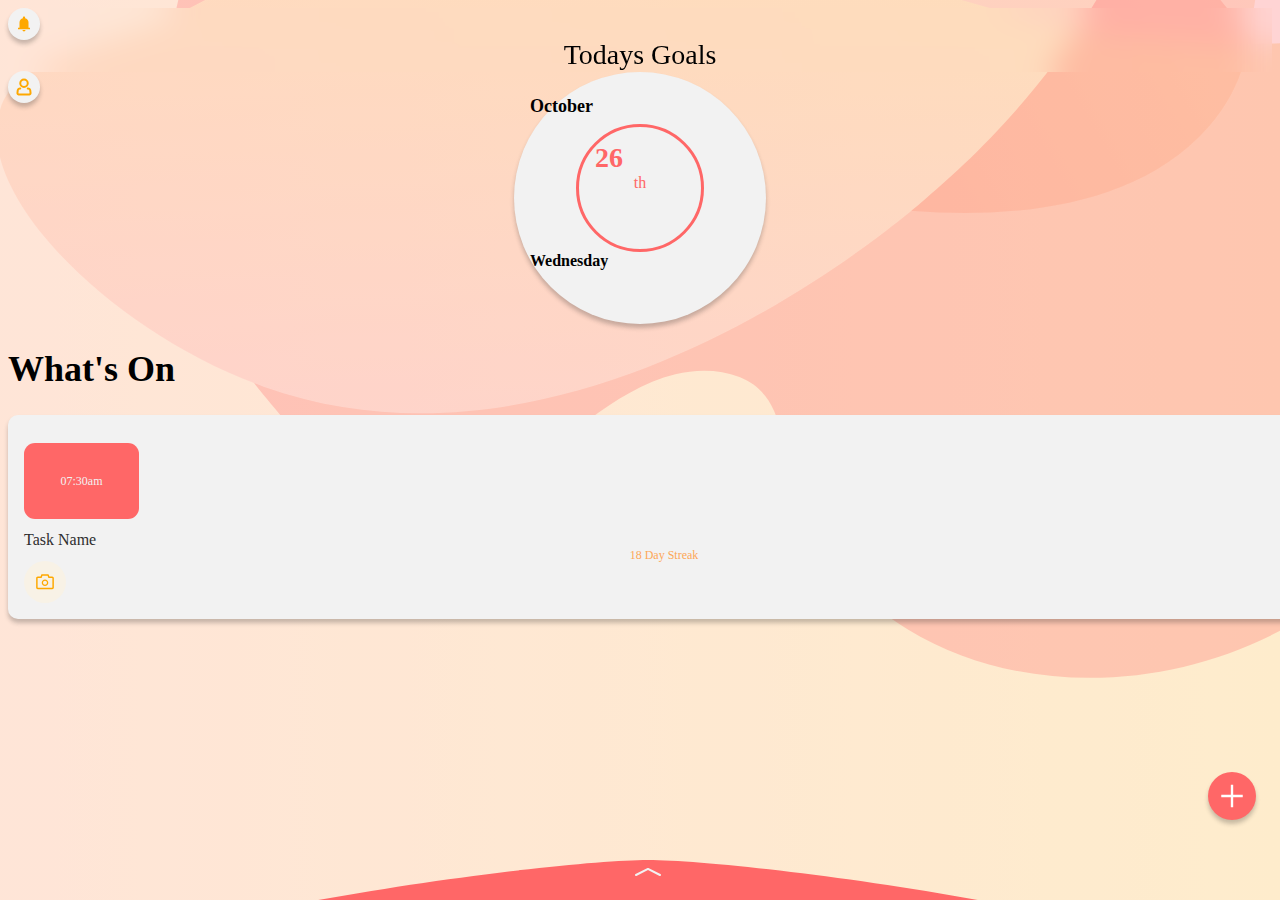
<file: index.html>
<!doctype html>
<html lang="en">
  <head>
    <meta charset="utf-8">
    <meta name="viewport" content="width=device-width, initial-scale=1">
    <title>Bootstrap demo</title>
    <link href="https://cdn.jsdelivr.net/npm/bootstrap@5.2.2/dist/css/bootstrap.min.css" rel="stylesheet" integrity="sha384-Zenh87qX5JnK2Jl0vWa8Ck2rdkQ2Bzep5IDxbcnCeuOxjzrPF/et3URy9Bv1WTRi" crossorigin="anonymous">
    <link href="css/index.css" rel="stylesheet" type="text/css">

</head>


  <body style="background-image: url(images/background.svg); background-repeat: no-repeat; background-size: cover;">

<!--top navigation-->
    <header class="d-flex align-items-center justify-content-center justify-content-between py-3 mb-4 col-12">
        <a href="notifications.html" class="d-flex justify-content-start row-cols-md-2 mb-2 mb-md-0 px-2">
            <div class="icon-button">
            <img src="images/icon-notifications.svg">
        </div>
        </a>
        <div class="d-flex justify-content-center align-items-center col-8 mb-2 mb-md-0 px-2">
          <p class="pageTitle">Todays Goals</p>
        </div>
        <a href="Profile.html" class="d-flex justify-content-end col-2 mb-2 mb-md-0 px-2">
            <div class="icon-button">
            <img src="images/icon-person.svg">
        </div>
        </a>
      </header>
 <!--top navigation-->



<!--FAB-->
<a href="new-task.html" class="fab">
    <img src="images/icon-plus.svg">
</a>
<!--FAB-->

<div class="d-flex justify-content-between align-items-center card mb-3 day-container px-3">
  <p class="text1 py-2">October</p>
  <div class="d-flex dayof justify-content-center align-items-center">
  <p class="text2bold">26</p>
  <p class="text3" style="color: #ff6767;">th</p>
</div>
<p class="text4 py-2">Wednesday</p>

</div>

<!--SECTION HEADING-->
<h1 class="d-flex container-fluid justify-content-start py-3">What's On</h1>
<!--SECTION HEADING-->
<!--CARDS-->

<div class="d-flex container-fluid justify-content-center"><!--CARD CONTAINER START-->


<div class="card mb-3 card-container px-3" style="width: 100vw;">
    <div class="d-flex align-items-center justify-content-between col g-0">
      <div class="col-md-4">
        <p class="card-text task-time"><strong>07:30</strong>am</p>
      </div>
      <div class="col-md-6">
        <div class="card-body">
          <h5 class="card-title task-name">Task Name</h5>
          <p class="card-text task-streak">18 Day Streak</p>
        </div>
      </div>
      <a href="camerascreen.html" class="col-md-2">
        <div class="completeTaskCamera">
            <img src="images/icon-camera.svg">
        </div>
      </a>
    </div>
  </div>


</div><!--CARD CONTAINER END-->

<!--CARDS-->


<a href="achievement-feed.html" class="nav-bottom-swipe">
  <div class="bottom-content">
  <img src="images/icon-chevron-up.svg">
          <h6>Friend Feed</h6>
        </div>
      </a>


    <script src="https://cdn.jsdelivr.net/npm/bootstrap@5.2.2/dist/js/bootstrap.bundle.min.js" integrity="sha384-OERcA2EqjJCMA+/3y+gxIOqMEjwtxJY7qPCqsdltbNJuaOe923+mo//f6V8Qbsw3" crossorigin="anonymous"></script>
  </body>
</html>
</file>
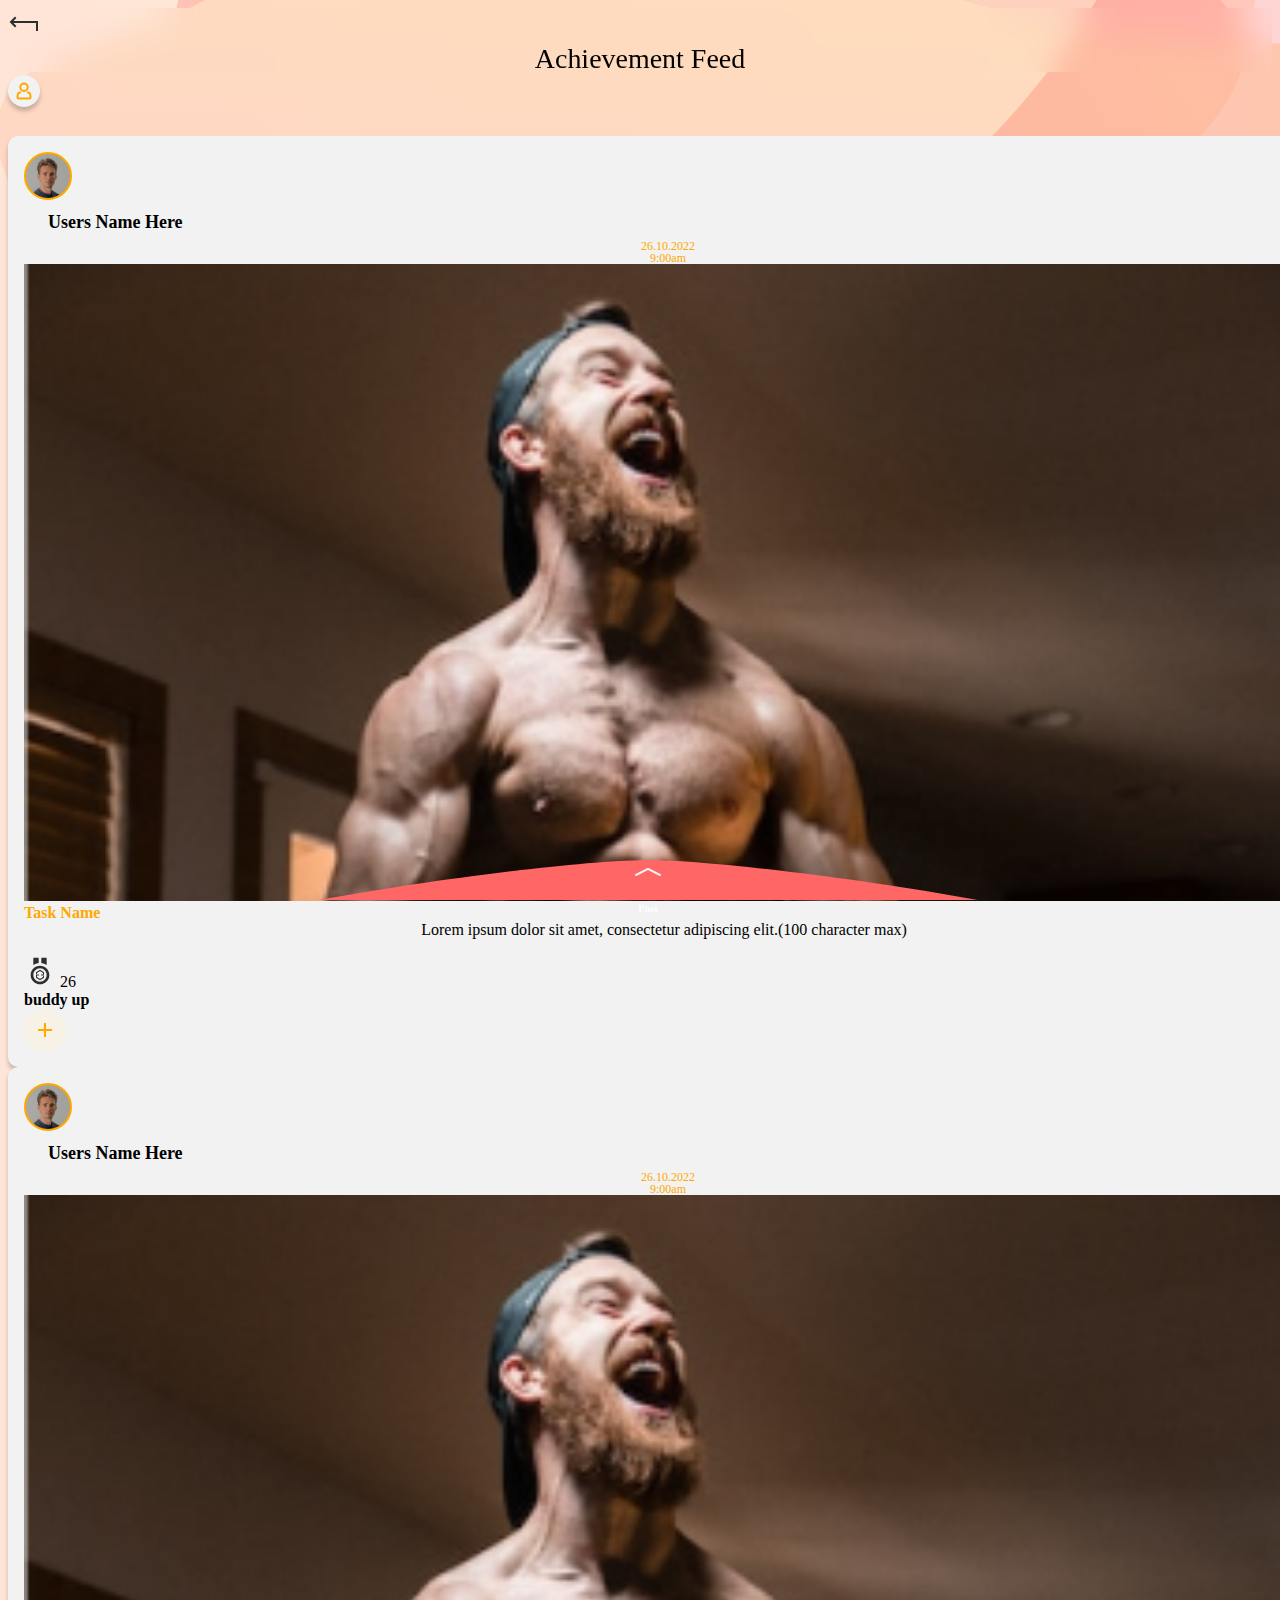
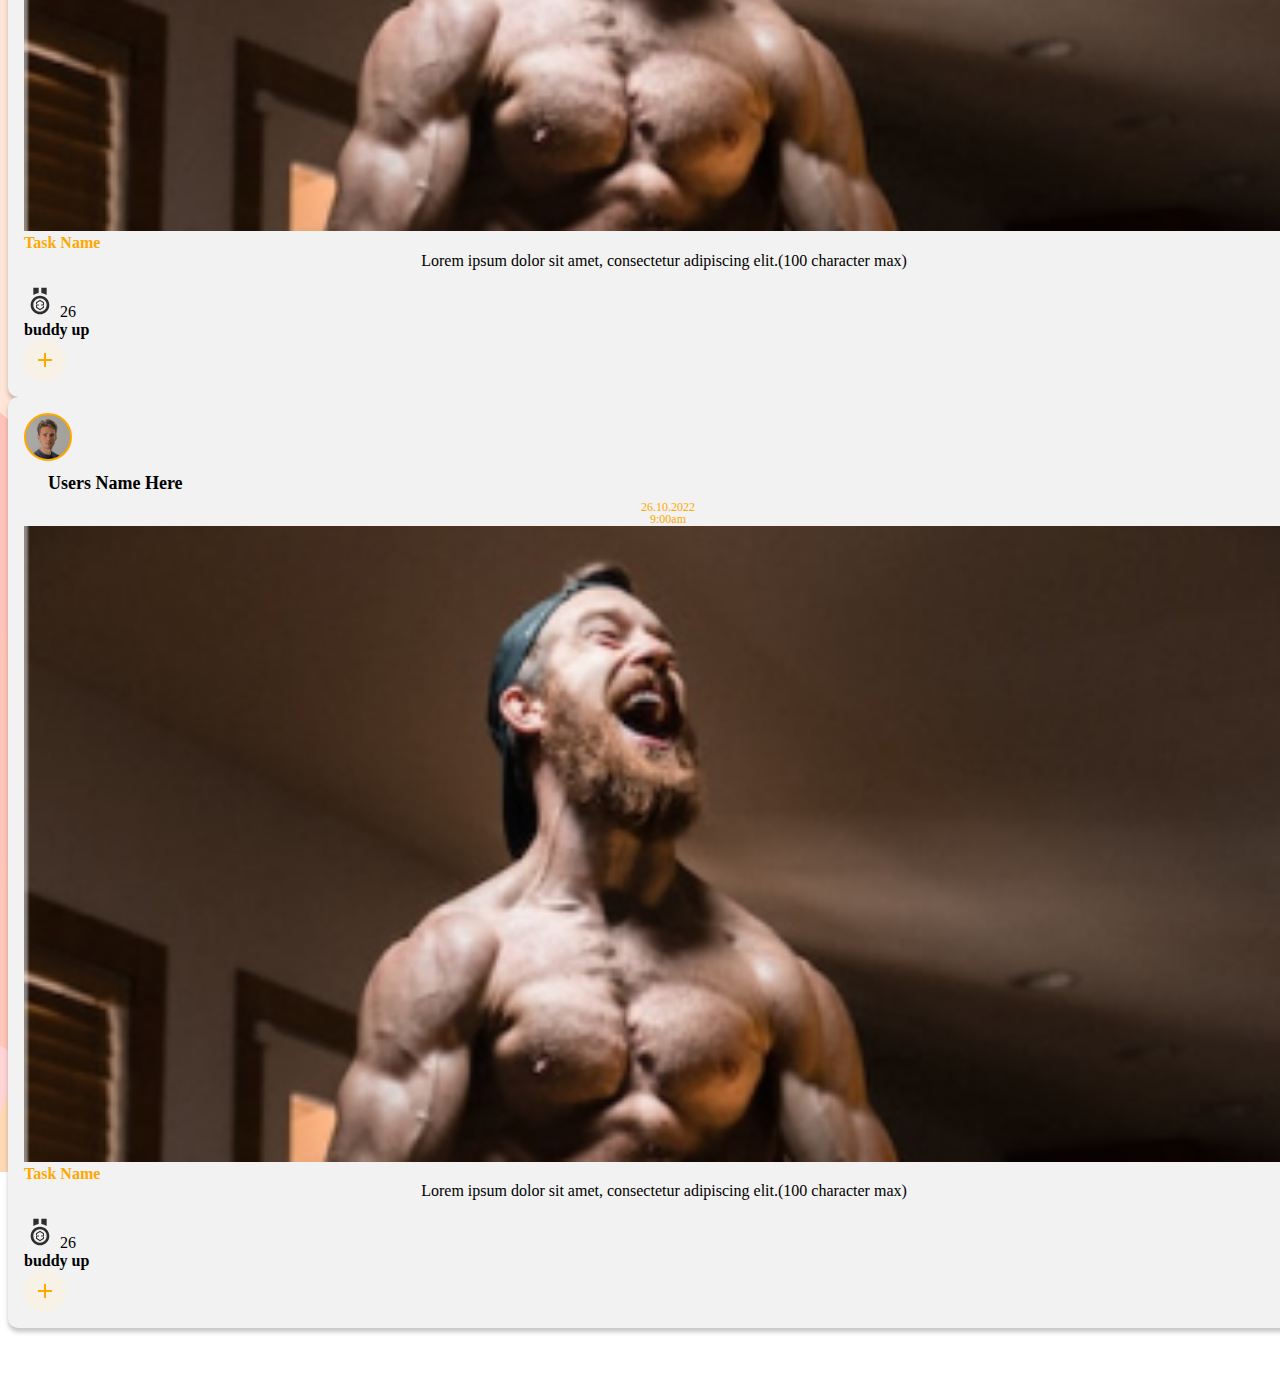
<file: achievement-feed.html>
<!doctype html>
<html lang="en">
  <head>
    <meta charset="utf-8">
    <meta name="viewport" content="width=device-width, initial-scale=1">
    <title>Achievement Feed</title>
    <link href="https://cdn.jsdelivr.net/npm/bootstrap@5.2.2/dist/css/bootstrap.min.css" rel="stylesheet" integrity="sha384-Zenh87qX5JnK2Jl0vWa8Ck2rdkQ2Bzep5IDxbcnCeuOxjzrPF/et3URy9Bv1WTRi" crossorigin="anonymous">
    <link href="css/index.css" rel="stylesheet" type="text/css">

</head>


  <body style="background-image: url(images/background.svg); background-repeat: no-repeat; background-size: cover; background-attachment: fixed; padding-bottom: 64px;">
<path xmlns="http://www.w3.org/2000/svg" d="M187.5 0C158.5 0 26.0656 16.9354 0 40.4132V41H375V40.4132C348.934 16.9354 216.5 0 187.5 0Z" fill="#FF6767"/>
<!--top navigation-->
    <header class="d-flex align-items-center justify-content-center justify-content-between py-3 mb-4 col-12 position-fixed">
        <a href="index.html" class="d-flex justify-content-start row-cols-md-2 mb-2 mb-md-0 px-2">
            <div>
            <img src="images/icon-backarrow.svg">
        </div>
        </a>
        <div class="d-flex justify-content-center align-items-center  mb-2 mb-md-0 px-2">
          <p class="pageTitle">Achievement Feed</p>
        </div>
        <a href="" class="d-flex justify-content-end  mb-2 mb-md-0 px-2">
            <div class="icon-button">
            <img src="images/icon-person.svg">
        </div>
        </a>
      </header>
 <!--top navigation-->



<!--CARDS-->

<div class="d-flex container-fluid justify-content-center align-items-center row m-auto" style="padding-top: 64px;"><!--CARD CONTAINER START-->






<!--YOUR ACCOUNTABILITY PARTNER WILL BE NOTIFIED-->
<div class="card-container px-3 my-2" style="width: 100vw;">
  

      <!--ACCOUNTABILITY PARTNER-->
      <div class="col-md-6">
       
            <div class="d-flex align-items-center col g-0">
                <div class="col-md-4">
                    <img src="images/img-user1.svg">
                </div>
                <div class="col-md-6">
                  <div class="d-flex row" style="padding-left: 24px; padding-right: 16px;">
                    <p class="text1">Users Name Here</p>
                    <div class="d-flex col justify-content-between px-0">
                    <p class="card-text task-streak date-time">26.10.2022</p>
                    <p class="card-text task-streak date-time">9:00am</p>
                </div>
                  </div>
                </div>
             
              </div>
        
      </div>
      <div class="py-2">
      <img src="images/img-placeholder-ripped.png" style="width: 100%;">
    </div>
      <!--ACCOUNTABILITY PARTNER-->
<!--YOUR ACCOUNTABILITY PARTNER WILL BE NOTIFIED-->


<!--DAY SELECTION-->

    <!--CARD TITLE-->
    
      <div class="col-md-4">
        <p class="text3-bold-yellow">Task Name</p>
        <p class="text3 py-2">Lorem ipsum dolor sit amet, consectetur adipiscing elit.(100 character max)</p>
      </div>
      <!--CARD TITLE-->

      <!--DAY TOGGLES-->
      <div class="d-flex justify-content-between align-items-center  day-style">
      <div class="d-flex align-items-center">

            <img class="honour d-flex align-items-center" src="images/icon-honour.svg">
            <text class="honourvalue">26</text>
           </div>

         <div class="d-flex align-items-center">
          <div class="text4 px-2">buddy up</div>
          <div class="completeTaskCamera">
            <img src="images/icon-plus-yellow.svg">
        </div>
        </div>
         </div>  




  </div>
<!--DAY TOGGLES-->
<!--DAY SELECTION-->

<!--YOUR ACCOUNTABILITY PARTNER WILL BE NOTIFIED-->
<div class="card-container px-3 my-2" style="width: 100vw;">
  

  <!--ACCOUNTABILITY PARTNER-->
  <div class="col-md-6">
   
        <div class="d-flex align-items-center col g-0">
            <div class="col-md-4">
                <img src="images/img-user1.svg">
            </div>
            <div class="col-md-6">
              <div class="d-flex row" style="padding-left: 24px; padding-right: 16px;">
                <p class="text1">Users Name Here</p>
                <div class="d-flex col justify-content-between px-0">
                <p class="card-text task-streak date-time">26.10.2022</p>
                <p class="card-text task-streak date-time">9:00am</p>
            </div>
              </div>
            </div>
         
          </div>
    
  </div>
  <div class="py-2">
  <img src="images/img-placeholder-ripped.png" style="width: 100%;">
</div>
  <!--ACCOUNTABILITY PARTNER-->
<!--YOUR ACCOUNTABILITY PARTNER WILL BE NOTIFIED-->


<!--DAY SELECTION-->

<!--CARD TITLE-->

  <div class="col-md-4">
    <p class="text3-bold-yellow">Task Name</p>
    <p class="text3 py-2">Lorem ipsum dolor sit amet, consectetur adipiscing elit.(100 character max)</p>
  </div>
  <!--CARD TITLE-->

  <!--DAY TOGGLES-->
  <div class="d-flex justify-content-between align-items-center  day-style">
  <div class="d-flex align-items-center">

        <img class="honour d-flex align-items-center" src="images/icon-honour.svg">
        <text class="honourvalue">26</text>
       </div>

     <div class="d-flex align-items-center">
      <div class="text4 px-2">buddy up</div>
      <div class="completeTaskCamera">
        <img src="images/icon-plus-yellow.svg">
    </div>
    </div>
     </div>  




</div>
<!--DAY TOGGLES-->
<!--DAY SELECTION-->

<!--YOUR ACCOUNTABILITY PARTNER WILL BE NOTIFIED-->
<div class="card-container px-3 my-2" style="width: 100vw;">
  

  <!--ACCOUNTABILITY PARTNER-->
  <div class="col-md-6">
   
        <div class="d-flex align-items-center col g-0">
            <div class="col-md-4">
                <img src="images/img-user1.svg">
            </div>
            <div class="col-md-6">
              <div class="d-flex row" style="padding-left: 24px; padding-right: 16px;">
                <p class="text1">Users Name Here</p>
                <div class="d-flex col justify-content-between px-0">
                <p class="card-text task-streak date-time">26.10.2022</p>
                <p class="card-text task-streak date-time">9:00am</p>
            </div>
              </div>
            </div>
         
          </div>
    
  </div>
  <div class="py-2">
  <img src="images/img-placeholder-ripped.png" style="width: 100%;">
</div>
  <!--ACCOUNTABILITY PARTNER-->
<!--YOUR ACCOUNTABILITY PARTNER WILL BE NOTIFIED-->


<!--DAY SELECTION-->

<!--CARD TITLE-->

  <div class="col-md-4">
    <p class="text3-bold-yellow">Task Name</p>
    <p class="text3 py-2">Lorem ipsum dolor sit amet, consectetur adipiscing elit.(100 character max)</p>
  </div>
  <!--CARD TITLE-->

  <!--DAY TOGGLES-->
  <div class="d-flex justify-content-between align-items-center  day-style">
  <div class="d-flex align-items-center">

        <img class="honour d-flex align-items-center" src="images/icon-honour.svg">
        <text class="honourvalue">26</text>
       </div>

     <div class="d-flex align-items-center">
      <div class="text4 px-2">buddy up</div>
      <div class="completeTaskCamera">
        <img src="images/icon-plus-yellow.svg">
    </div>
    </div>
     </div>  




</div>
<!--DAY TOGGLES-->
<!--DAY SELECTION-->




</div><!--CARD CONTAINER END-->

<!--CARDS-->

<!--BOTTOM NAV-->
<div class="nav-bottom-swipe">
  <div class="bottom-content">
  <img src="images/icon-chevron-up.svg">
          <h6>Post</h6>
        </div>
</div>
<!--BOTTOM NAV-->

    <script src="https://cdn.jsdelivr.net/npm/bootstrap@5.2.2/dist/js/bootstrap.bundle.min.js" integrity="sha384-OERcA2EqjJCMA+/3y+gxIOqMEjwtxJY7qPCqsdltbNJuaOe923+mo//f6V8Qbsw3" crossorigin="anonymous"></script>
  </body>
  <script src="https://ajax.googleapis.com/ajax/libs/jquery/3.4.1/jquery.min.js"></script>
<script src="js/index.js"></script>
</html>
</file>
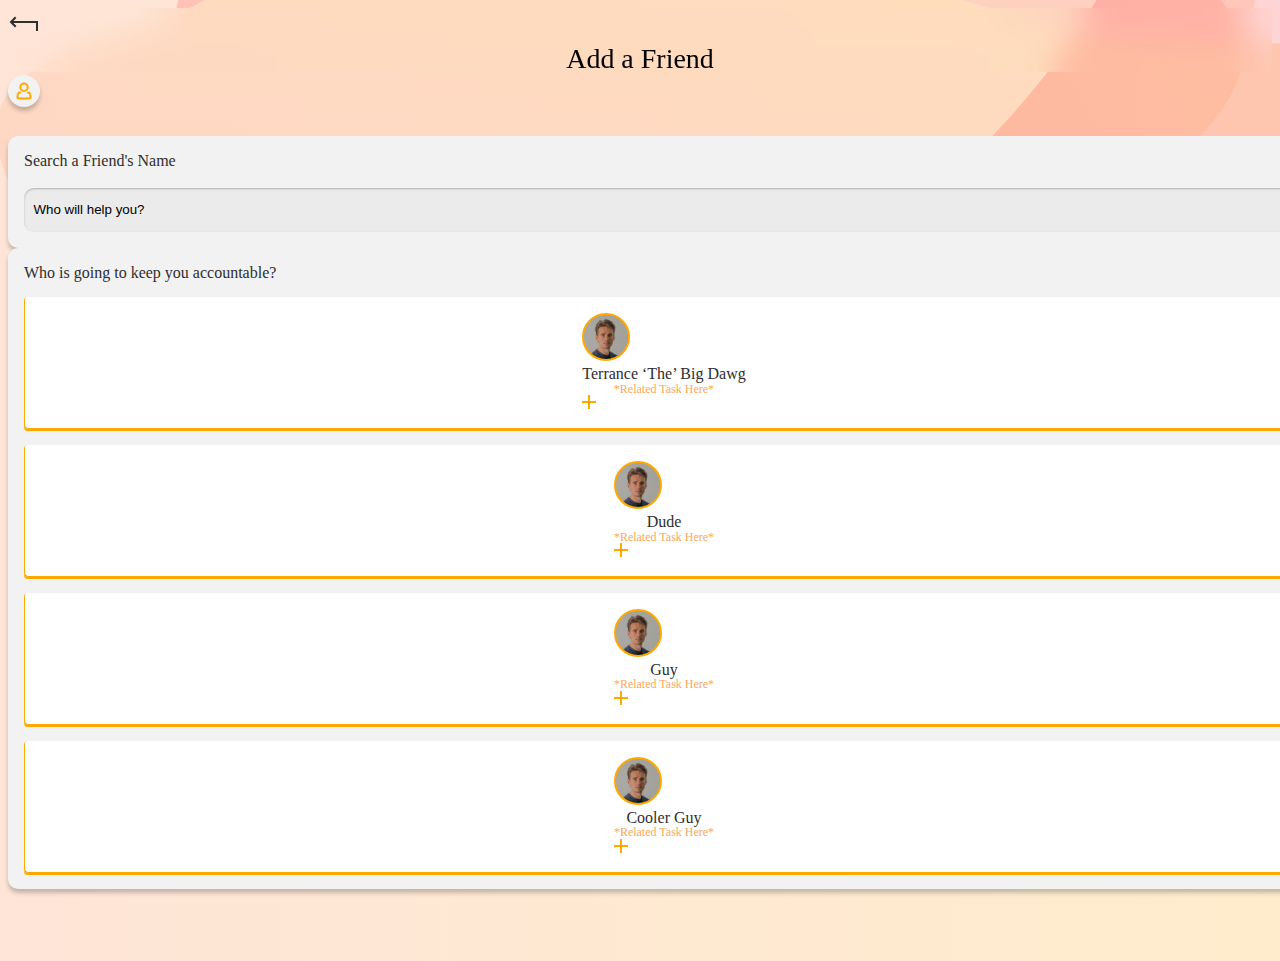
<file: add-friend.html>
<!doctype html>
<html lang="en">
  <head>
    <meta charset="utf-8">
    <meta name="viewport" content="width=device-width, initial-scale=1">
    <title>Add a Friend</title>
    <link href="https://cdn.jsdelivr.net/npm/bootstrap@5.2.2/dist/css/bootstrap.min.css" rel="stylesheet" integrity="sha384-Zenh87qX5JnK2Jl0vWa8Ck2rdkQ2Bzep5IDxbcnCeuOxjzrPF/et3URy9Bv1WTRi" crossorigin="anonymous">
    <link href="css/index.css" rel="stylesheet" type="text/css">

</head>


  <body style="background-image: url(images/background.svg); background-repeat: no-repeat; background-size: cover; background-attachment: fixed; padding-bottom: 64px;">
<path xmlns="http://www.w3.org/2000/svg" d="M187.5 0C158.5 0 26.0656 16.9354 0 40.4132V41H375V40.4132C348.934 16.9354 216.5 0 187.5 0Z" fill="#FF6767"/>
<!--top navigation-->
    <header class="d-flex align-items-center justify-content-center justify-content-between py-3 mb-4 col-12 position-fixed">
        <a href="javascript:history.back()" class="d-flex justify-content-start row-cols-md-2 mb-2 mb-md-0 px-2">
            <div>
            <img src="images/icon-backarrow.svg">
        </div>
        </a>
        <div class="d-flex justify-content-center align-items-center  mb-2 mb-md-0 px-2">
          <p class="pageTitle">Add a Friend</p>
        </div>
        <a href="" class="d-flex justify-content-end  mb-2 mb-md-0 px-2">
            <div class="icon-button">
            <img src="images/icon-person.svg">
        </div>
        </a>
      </header>
 <!--top navigation-->



<!--CARDS-->

<div class="d-flex container-fluid justify-content-center align-items-center row m-auto" style="padding-top: 64px;"><!--CARD CONTAINER START-->


<!--WANT TO ADD A COMMENT CARD-->
<div class="card-container px-3 my-2" style="width: 100vw;">
    <!--CARD TITLE-->
      <div class="col-md-4">
        <p class="card-title">Search a Friend's Name</p>
      </div>
      <!--CARD TITLE-->

      <!--TEXT BOX-->
      <form action="/action_page.php">
       <br>
        <input type="text" id="comment" name="comment" value="  Who will help you?"><br>
      </form> 
  </div>
<!--TEXT BOX-->
<!--WANT TO ADD A COMMENT CARD-->



<!--YOUR ACCOUNTABILITY PARTNER WILL BE NOTIFIED-->
<div class="card-container px-3 my-2" style="width: 100vw;">
    <!--CARD TITLE-->
      <div class="col-md-4">
        <p class="card-title">Who is going to keep you accountable?</p>
      </div>
      <!--CARD TITLE-->

      <!--ACCOUNTABILITY PARTNER-->
      <a href="new-task-friendAdded.html" class="col-md-6 add-friend">
        <div class="button-partner">
            <div class="d-flex align-items-center justify-content-between col g-0">
                <div class="col-md-4">
                    <img src="images/img-user1.svg">
                </div>
                <div class="col-md-6 w-100">
                  <div class="card-body d-flex justify-content-start row px-4 ">
                    <h5 class="card-title text3 py-1">Terrance ‘The’ Big Dawg</h5>
                    <p class="card-text task-streak py-1">*Related Task Here*</p>
                  </div>
                </div>
                <div class="col-md-2">
                    <img src="images/icon-plus-yellow.svg">
                </div>
              </div>
        </div>
      </a>
      <!--ACCOUNTABILITY PARTNER-->

            <!--ACCOUNTABILITY PARTNER-->
            <a href="new-task-friendAdded.html" class="col-md-6">
              <div class="button-partner">
                  <div class="d-flex align-items-center justify-content-between col g-0">
                      <div class="col-md-4">
                          <img src="images/img-user1.svg">
                      </div>
                      <div class="col-md-6 w-100">
                        <div class="card-body d-flex justify-content-start row px-4 ">
                          <h5 class="card-title text3 py-1">Dude</h5>
                          <p class="card-text task-streak py-1">*Related Task Here*</p>
                        </div>
                      </div>
                      <div class="col-md-2">
                          <img src="images/icon-plus-yellow.svg">
                      </div>
                    </div>
              </div>
            </a>
            <!--ACCOUNTABILITY PARTNER-->
            <!--ACCOUNTABILITY PARTNER-->
            <a href="new-task-friendAdded.html" class="col-md-6">
              <div class="button-partner">
                  <div class="d-flex align-items-center justify-content-between col g-0">
                      <div class="col-md-4">
                          <img src="images/img-user1.svg">
                      </div>
                      <div class="col-md-6 w-100">
                        <div class="card-body d-flex justify-content-start row px-4 ">
                          <h5 class="card-title text3 py-1">Guy</h5>
                          <p class="card-text task-streak py-1">*Related Task Here*</p>
                        </div>
                      </div>
                      <div class="col-md-2">
                          <img src="images/icon-plus-yellow.svg">
                      </div>
                    </div>
              </div>
            </a>
            <!--ACCOUNTABILITY PARTNER-->

                        <!--ACCOUNTABILITY PARTNER-->
                        <a href="new-task-friendAdded.html" class="col-md-6">
                          <div class="button-partner">
                              <div class="d-flex align-items-center justify-content-between col g-0">
                                  <div class="col-md-4">
                                      <img src="images/img-user1.svg">
                                  </div>
                                  <div class="col-md-6 w-100">
                                    <div class="card-body d-flex justify-content-start row px-4 ">
                                      <h5 class="card-title text3 py-1">Cooler Guy</h5>
                                      <p class="card-text task-streak py-1">*Related Task Here*</p>
                                    </div>
                                  </div>
                                  <div class="col-md-2">
                                      <img src="images/icon-plus-yellow.svg">
                                  </div>
                                </div>
                          </div>
                        </a>
                        <!--ACCOUNTABILITY PARTNER-->

  </div>

<!--YOUR ACCOUNTABILITY PARTNER WILL BE NOTIFIED-->





</div><!--CARD CONTAINER END-->

<!--CARDS-->



<script src="https://cdn.jsdelivr.net/npm/bootstrap@5.2.2/dist/js/bootstrap.bundle.min.js" integrity="sha384-OERcA2EqjJCMA+/3y+gxIOqMEjwtxJY7qPCqsdltbNJuaOe923+mo//f6V8Qbsw3" crossorigin="anonymous"></script>
</body>
<script src="https://ajax.googleapis.com/ajax/libs/jquery/3.4.1/jquery.min.js"></script>
<script src="js/index.js"></script>
</html>
</file>
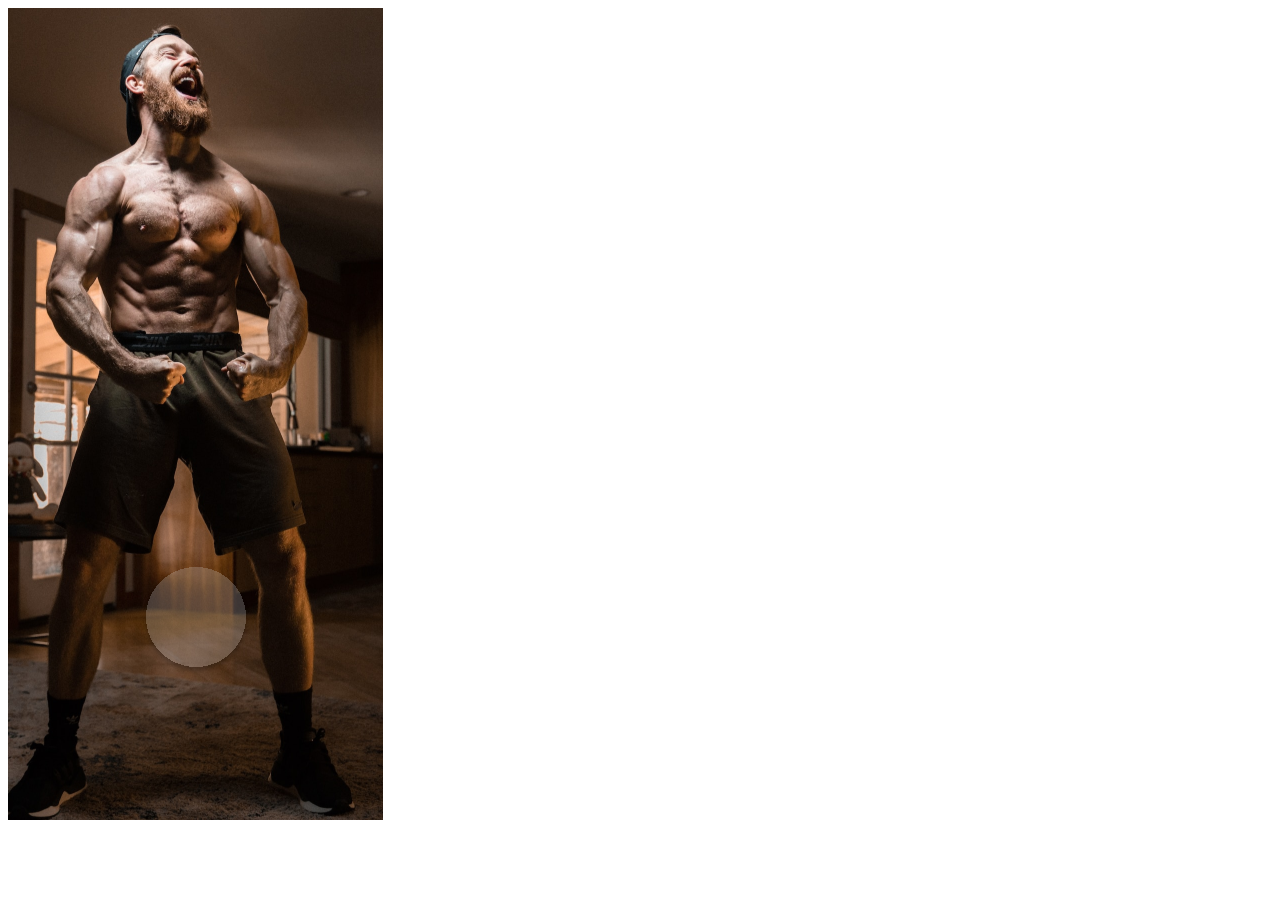
<file: camerascreen.html>
<!doctype html>
<html lang="en">
  <head>
    <meta charset="utf-8">
    <meta name="viewport" content="width=device-width, initial-scale=1">
    <title>Add a new goal</title>
    <link href="https://cdn.jsdelivr.net/npm/bootstrap@5.2.2/dist/css/bootstrap.min.css" rel="stylesheet" integrity="sha384-Zenh87qX5JnK2Jl0vWa8Ck2rdkQ2Bzep5IDxbcnCeuOxjzrPF/et3URy9Bv1WTRi" crossorigin="anonymous">
    <link href="css/index.css" rel="stylesheet" type="text/css">

</head>
<body>

<a href="complete-task.html">
<div>
  <img src="images/camerascreen.svg"> 

</div> 
</a>

</body>
</html>
</file>
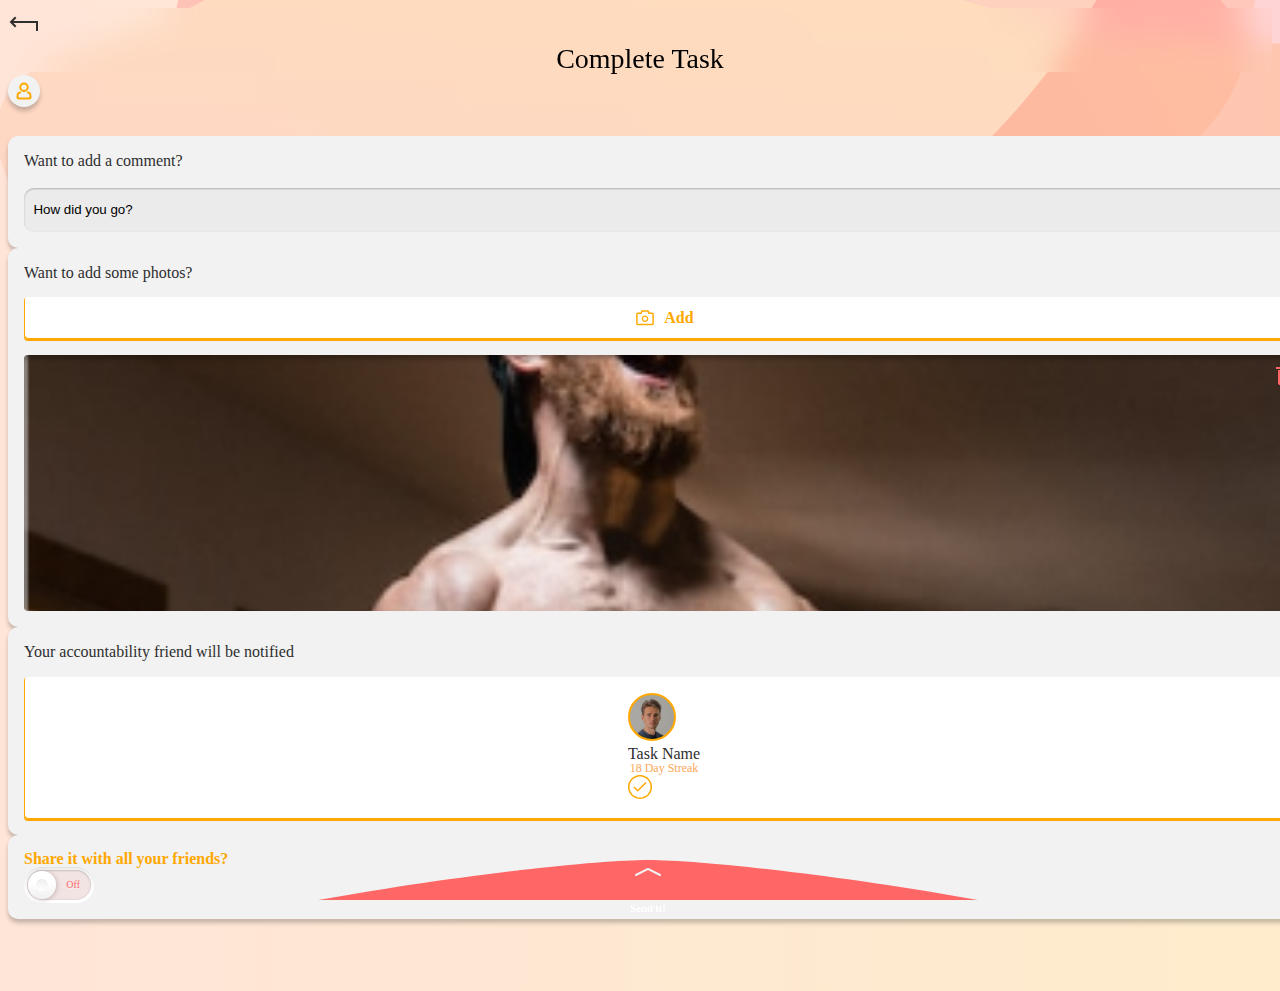
<file: complete-task.html>
<!doctype html>
<html lang="en">
  <head>
    <meta charset="utf-8">
    <meta name="viewport" content="width=device-width, initial-scale=1">
    <title>Complete Task</title>
    <link href="https://cdn.jsdelivr.net/npm/bootstrap@5.2.2/dist/css/bootstrap.min.css" rel="stylesheet" integrity="sha384-Zenh87qX5JnK2Jl0vWa8Ck2rdkQ2Bzep5IDxbcnCeuOxjzrPF/et3URy9Bv1WTRi" crossorigin="anonymous">
    <link href="css/index.css" rel="stylesheet" type="text/css">

</head>


  <body style="background-image: url(images/background.svg); background-repeat: no-repeat; background-size: cover; background-attachment: fixed; padding-bottom: 64px;">
<path xmlns="http://www.w3.org/2000/svg" d="M187.5 0C158.5 0 26.0656 16.9354 0 40.4132V41H375V40.4132C348.934 16.9354 216.5 0 187.5 0Z" fill="#FF6767"/>
<!--top navigation-->
    <header class="d-flex align-items-center justify-content-center justify-content-between py-3 mb-4 col-12 position-fixed">
        <a href="" class="d-flex justify-content-start row-cols-md-2 mb-2 mb-md-0 px-2">
            <div>
            <img src="images/icon-backarrow.svg">
        </div>
        </a>
        <div class="d-flex justify-content-center align-items-center  mb-2 mb-md-0 px-2">
          <p class="pageTitle">Complete Task</p>
        </div>
        <a href="" class="d-flex justify-content-end  mb-2 mb-md-0 px-2">
            <div class="icon-button">
            <img src="images/icon-person.svg">
        </div>
        </a>
      </header>
 <!--top navigation-->



<!--CARDS-->

<div class="d-flex container-fluid justify-content-center align-items-center row m-auto" style="padding-top: 64px;"><!--CARD CONTAINER START-->


<!--WANT TO ADD A COMMENT CARD-->
<div class="card-container px-3 my-2" style="width: 100vw;">
    <!--CARD TITLE-->
      <div class="col-md-4">
        <p class="card-title">Want to add a comment?</p>
      </div>
      <!--CARD TITLE-->

      <!--TEXT BOX-->
      <form action="/action_page.php">
       <br>
        <input type="text" id="comment" name="comment" value="  How did you go?"><br>
      </form> 
  </div>
<!--TEXT BOX-->
<!--WANT TO ADD A COMMENT CARD-->

<!--WANT TO ADD SOME PHOTOS CARD-->
<div class="card-container px-3 my-2" style="width: 100vw;" id="images">
    <!--CARD TITLE-->
      <div class="col-md-4">
        <p class="card-title">Want to add some photos?</p>
      </div>
      <!--CARD TITLE-->

      <!--WANT TO ADD SOME PHOTOS BUTTON-->
      <div class="col-md-6">
        <button class="button-contained" id="add-image">
            <img src="images/icon-camera.svg">
          <h5 class="text3-bold-yellow">Add</h5>
        </button>
      </div>
      <!--WANT TO ADD SOME PHOTOS BUTTON-->

<!--BUTTON TO IMAGE-->

  <button class="button-toimage chad-image">
      <img src="images/icon-bin.svg" class="remove-image">
  </button>

<!--BUTTON TO IMAGE-->

  </div>

<!--WANT TO ADD SOME PHOTOS CARD-->

<!--YOUR ACCOUNTABILITY PARTNER WILL BE NOTIFIED-->
<div class="card-container px-3 my-2" style="width: 100vw;">
    <!--CARD TITLE-->
      <div class="col-md-4">
        <p class="card-title">Your accountability friend will be notified</p>
      </div>
      <!--CARD TITLE-->

      <!--ACCOUNTABILITY PARTNER-->
      <div class="col-md-6">
        <div class="button-partner">
            <div class="d-flex align-items-center justify-content-between col g-0">
                <div class="col-md-4">
                    <img src="images/img-user1.svg">
                </div>
                <div class="col-md-6">
                  <div class="card-body d-flex justify-content-start row">
                    <h5 class="card-title text3">Task Name</h5>
                    <p class="card-text task-streak">18 Day Streak</p>
                  </div>
                </div>
                <div class="col-md-2">
                    <img src="images/icon-tick-yellow.svg">
                </div>
              </div>
        </div>
      </div>
      <!--ACCOUNTABILITY PARTNER-->
  </div>

<!--YOUR ACCOUNTABILITY PARTNER WILL BE NOTIFIED-->

<!--TOGGLE POST TO FEED-->
<div class="card-container px-3 my-2" style="width: 100vw;">
 
    <div class="d-flex align-items-center justify-content-between col g-0">
      <h5 class="text3-bold-yellow">Share it with all your friends?</h5>
      
      <label class="switch">
        <input class="switch-input" type="checkbox" />
        <span class="switch-label" data-on="On" data-off="Off"></span> 
        <span class="switch-handle"></span> 
      </label>   
        
      
    </div>
</div>
<!--TOGGLE POST TO FEED-->



</div><!--CARD CONTAINER END-->

<!--CARDS-->

<!--BOTTOM NAV-->
<div class="nav-bottom-swipe">
  <div class="bottom-content">
  <img src="images/icon-chevron-up.svg">
          <h6>Send it!</h6>
        </div>
</div>
<!--BOTTOM NAV-->

<script src="https://cdn.jsdelivr.net/npm/bootstrap@5.2.2/dist/js/bootstrap.bundle.min.js" integrity="sha384-OERcA2EqjJCMA+/3y+gxIOqMEjwtxJY7qPCqsdltbNJuaOe923+mo//f6V8Qbsw3" crossorigin="anonymous"></script>
</body>
<script src="https://ajax.googleapis.com/ajax/libs/jquery/3.4.1/jquery.min.js"></script>
<script src="js/index.js"></script>
</html>
</file>
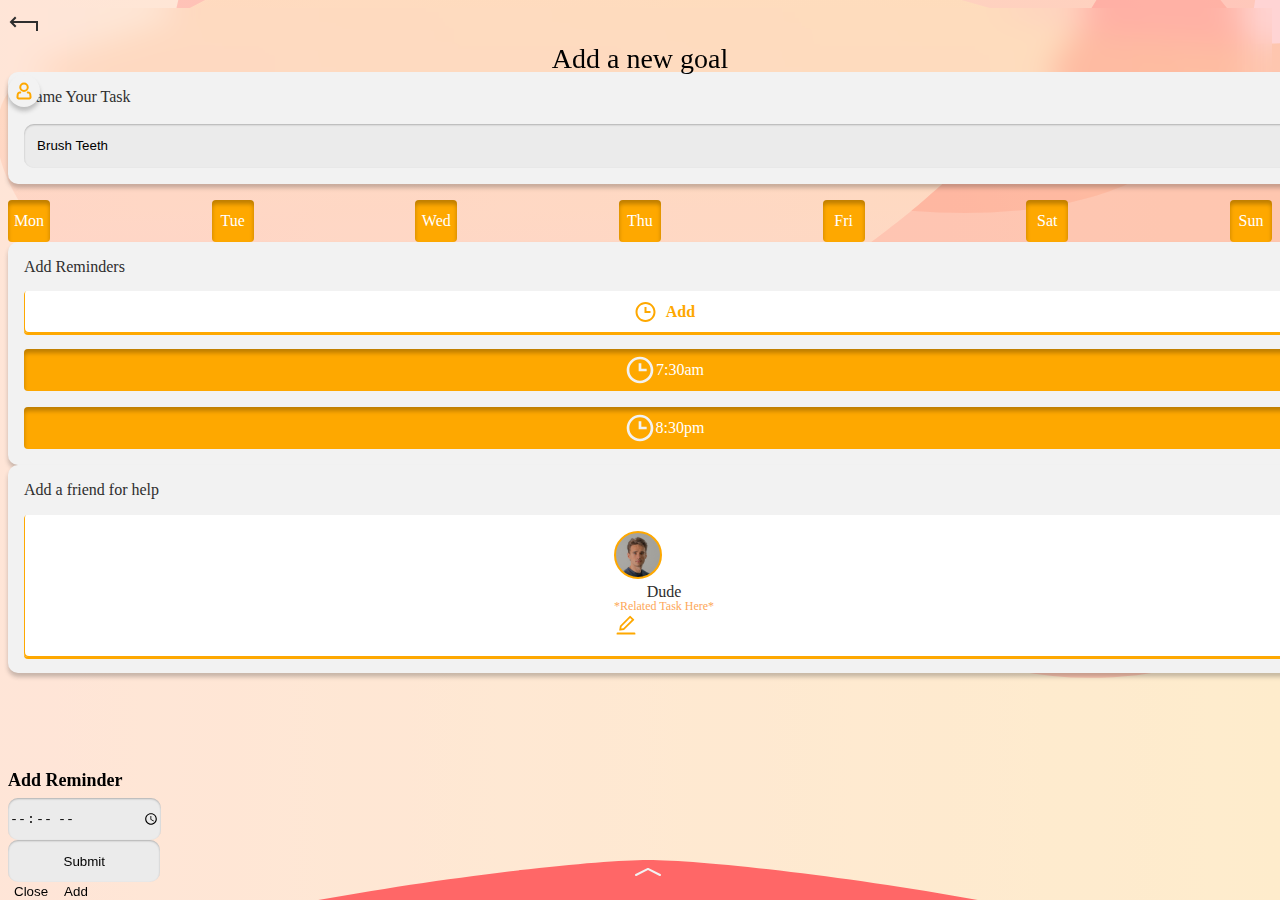
<file: new-task-friendAdded.html>
<!doctype html>
<html lang="en">
  <head>
    <meta charset="utf-8">
    <meta name="viewport" content="width=device-width, initial-scale=1">
    <title>Add a new goal</title>
    <link href="https://cdn.jsdelivr.net/npm/bootstrap@5.2.2/dist/css/bootstrap.min.css" rel="stylesheet" integrity="sha384-Zenh87qX5JnK2Jl0vWa8Ck2rdkQ2Bzep5IDxbcnCeuOxjzrPF/et3URy9Bv1WTRi" crossorigin="anonymous">
    <link href="css/index.css" rel="stylesheet" type="text/css">

</head>


  <body style="background-image: url(images/background.svg); background-repeat: no-repeat; background-size: cover;">
<path xmlns="http://www.w3.org/2000/svg" d="M187.5 0C158.5 0 26.0656 16.9354 0 40.4132V41H375V40.4132C348.934 16.9354 216.5 0 187.5 0Z" fill="#FF6767"/>
<!--top navigation-->
    <header class="d-flex align-items-center justify-content-center justify-content-between py-3 mb-4 col-12">
        <a href="javascript:history.back()" class="d-flex justify-content-start row-cols-md-2 mb-2 mb-md-0 px-2">
            <div>
            <img src="images/icon-backarrow.svg">
        </div>
        </a>
        <div class="d-flex justify-content-center align-items-center  mb-2 mb-md-0 px-2">
          <p class="pageTitle">Add a new goal</p>
        </div>
        <a href="" class="d-flex justify-content-end  mb-2 mb-md-0 px-2">
            <div class="icon-button">
            <img src="images/icon-person.svg">
        </div>
        </a>
      </header>
 <!--top navigation-->



<!--CARDS-->

<div class="d-flex container-fluid justify-content-center align-items-center row m-auto"><!--CARD CONTAINER START-->




<!--TASK NAME-->
<div class="card-container px-3 my-2" style="width: 100vw;">
  <!--CARD TITLE-->
    <div class="col-md-4">
      <p class="card-title">Name Your Task</p>
    </div>
    <!--CARD TITLE-->

    <!--TEXT BOX-->
    <form action="/action_page.php">
     <br>
      <input type="text" id="comment" name="comment" value="   Brush Teeth"><br>
    </form> 
</div>
<!--TEXT BOX-->
<!--TASK NAME-->

 <!--DAY TOGGLES-->
 <div class="d-flex day-style">
        
  <ul>
   <li>
   <input type="checkbox" id="mon" name="mon" value="mon" checked>
   <label for="mon">Mon</label>
 </li>

 <li>
   <input type="checkbox" id="tue" name="tue" value="tue" checked>
   <label for="tue">Tue</label>
 </li>

 <li>
   <input type="checkbox" id="wed" name="wed" value="wed" checked>
   <label for="wed">Wed</label>
 </li>

 <li>
   <input type="checkbox" id="thu" name="thu" value="thu" checked>
   <label for="thu">Thu</label>
 </li>

 <li>
   <input type="checkbox" id="fri" name="fri" value="fri" checked>
   <label for="fri">Fri</label>
 </li>

 <li>
   <input type="checkbox" id="sat" name="sat" value="sat" checked>
   <label for="sat">Sat</label>
 </li>

 <li>
   <input type="checkbox" id="sun" name="sun" value="sun" checked>
   <label for="sun">Sun</label>
 </li>

   </ul>
 </div>
</div>
<!--DAY TOGGLES-->
<!--DAY SELECTION-->

<!--ADD REMINDERS-->
<div class="card-container px-3 my-2" style="width: 100vw;">
<!--CARD TITLE-->
<div class="col-md-4">
 <p class="card-title">Add Reminders</p>
</div>
<!--CARD TITLE-->

<!--ADD A REMINDER BUTTON-->
<div class="col-md-6">
 <button type="button" class="button-contained" data-bs-toggle="modal" data-bs-target="#staticBackdrop">
     <img src="images/icon-reminder.svg">
   <h5 class="text3-bold-yellow">Add</h5>
 </button>
</div>
<!--ADD A REMINDER BUTTON-->
  <!--reminder 1-->
  <div class="col-md-6">
   <button type="button" class="reminderCard" data-bs-toggle="modal" data-bs-target="#staticBackdrop">
       <img src="images/icon-reminder-white.svg">
     <h5 class="text3" style="color: white;">7:30am</h5>
      </button>
   
 </div>
 <!--reminder 1-->
    <!--reminder 2-->
    <div class="col-md-6">
     <button type="button" class="reminderCard" data-bs-toggle="modal" data-bs-target="#staticBackdrop">
         <img src="images/icon-reminder-white.svg">
       <h5 class="text3" style="color: white;">8:30pm</h5>
        </button>
     
   </div>
   <!--reminder 2-->



</div>

<!--ADD REMINDERS-->

<!--ADD A FRIEND FOR HELP-->
<div class="card-container px-3 my-2" style="width: 100vw;">
  <!--CARD TITLE-->
    <div class="col-md-4">
      <p class="card-title">Add a friend for help</p>
    </div>
    <!--CARD TITLE-->

    <a href="new-task-friendAdded.html" class="col-md-6">
      <div class="button-partner">
          <div class="d-flex align-items-center justify-content-between col g-0">
              <div class="col-md-4">
                  <img src="images/img-user1.svg">
              </div>
              <div class="col-md-6 w-100">
                <div class="card-body d-flex justify-content-start row px-4 ">
                  <h5 class="card-title text3 py-1">Dude</h5>
                  <p class="card-text task-streak py-1">*Related Task Here*</p>
                </div>
              </div>
              <div class="col-md-2">
                  <img src="images/icon-task-pencil.svg">
              </div>
            </div>
      </div>
    </a>
</div>

<!--ADD A FRIEND FOR HELP-->


</div><!--CARD CONTAINER END-->

<!--CARDS-->

<!--BOTTOM NAV-->
<div class="nav-bottom-swipe">
  <div class="bottom-content">
  <img src="images/icon-chevron-up.svg">
          <h6>Send it!</h6>
        </div>
</div>
<!--BOTTOM NAV-->




<!-- Modal -->
<div class="modal fade time-picker" id="staticBackdrop" style="bottom: 0;" data-bs-backdrop="static" data-bs-keyboard="false" tabindex="-1" aria-labelledby="staticBackdropLabel" aria-hidden="true">
  <div class="modal-dialog modal-dialog-centered">
    <div class="modal-content">
      <div class="modal-header d-flex justify-content-center align-items-center">
        <h1 class="text1 fs-5" id="staticBackdropLabel">Add Reminder</h1>
      </div>
      <div class="modal-body">
       <!--TIME PICKER-->
<div class="timepicker">
  <form action="/action_page.php">
    
    <input type="time" id="appt" name="appt">
    <input type="submit" value="Submit">
  </form>
  </div>
  <!--TIME PICKER-->
      </div>
      <div class="modal-footer d-flex col-12 justify-content-between">
        <button type="button" class="btn btn-secondary d-flex col-5 justify-content-center align-items-center" data-bs-dismiss="modal">Close</button>
        <button type="button" class="btn btn-primary d-flex col-5 justify-content-center align-items-center">Add</button>
      </div>
    </div>
  </div>
</div>


    <script src="https://cdn.jsdelivr.net/npm/bootstrap@5.2.2/dist/js/bootstrap.bundle.min.js" integrity="sha384-OERcA2EqjJCMA+/3y+gxIOqMEjwtxJY7qPCqsdltbNJuaOe923+mo//f6V8Qbsw3" crossorigin="anonymous"></script>
  </body>
</html>
</file>
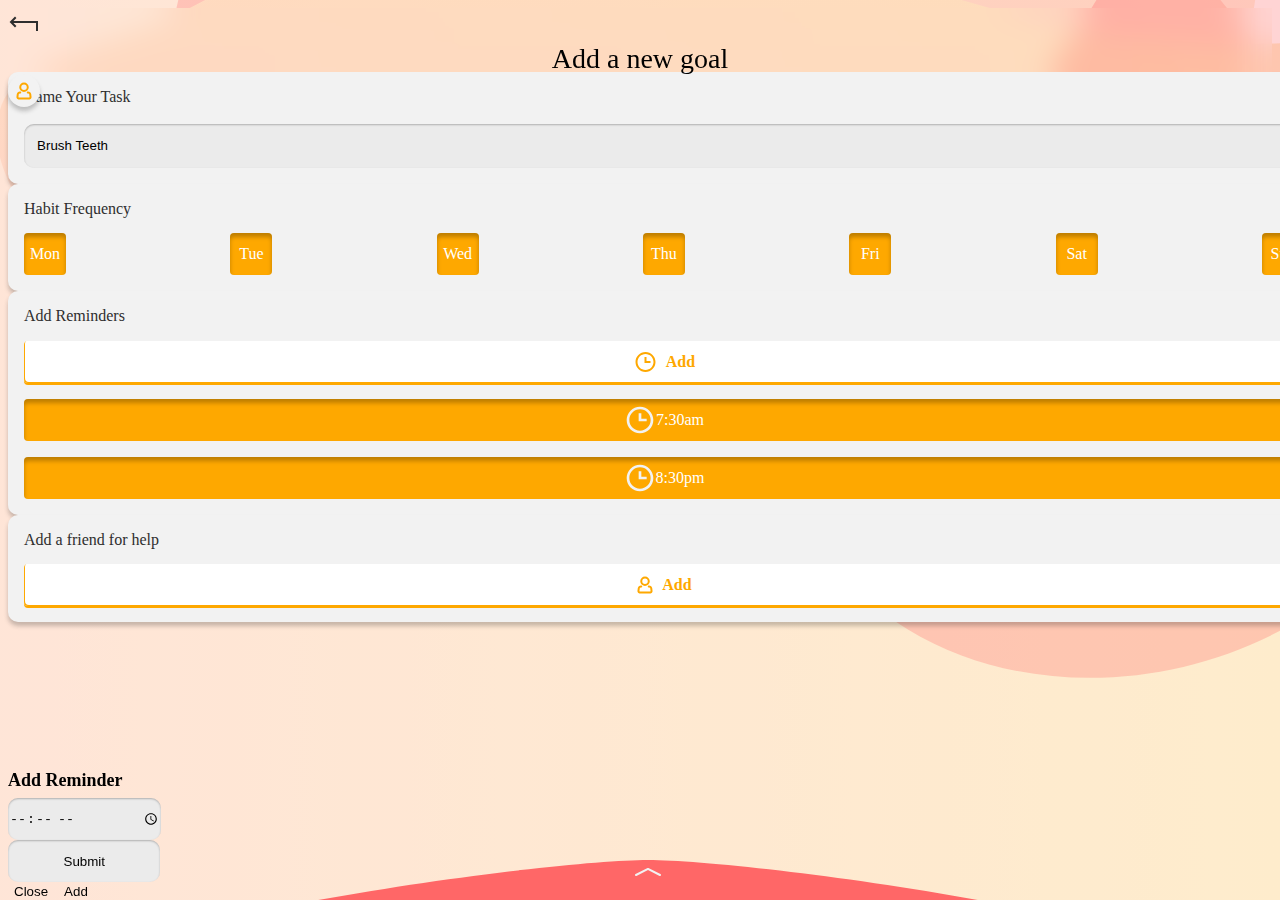
<file: new-task-timeAdded.html>
<!doctype html>
<html lang="en">
  <head>
    <meta charset="utf-8">
    <meta name="viewport" content="width=device-width, initial-scale=1">
    <title>Add a new goal</title>
    <link href="https://cdn.jsdelivr.net/npm/bootstrap@5.2.2/dist/css/bootstrap.min.css" rel="stylesheet" integrity="sha384-Zenh87qX5JnK2Jl0vWa8Ck2rdkQ2Bzep5IDxbcnCeuOxjzrPF/et3URy9Bv1WTRi" crossorigin="anonymous">
    <link href="css/index.css" rel="stylesheet" type="text/css">

</head>


  <body style="background-image: url(images/background.svg); background-repeat: no-repeat; background-size: cover;">
<path xmlns="http://www.w3.org/2000/svg" d="M187.5 0C158.5 0 26.0656 16.9354 0 40.4132V41H375V40.4132C348.934 16.9354 216.5 0 187.5 0Z" fill="#FF6767"/>
<!--top navigation-->
    <header class="d-flex align-items-center justify-content-center justify-content-between py-3 mb-4 col-12">
        <a href="javascript:history.back()" class="d-flex justify-content-start row-cols-md-2 mb-2 mb-md-0 px-2">
            <div>
            <img onclick="history.back()" src="images/icon-backarrow.svg">
        </div>
        </a>
        <div class="d-flex justify-content-center align-items-center  mb-2 mb-md-0 px-2">
          <p class="pageTitle">Add a new goal</p>
        </div>
        <a href="" class="d-flex justify-content-end  mb-2 mb-md-0 px-2">
            <div class="icon-button">
            <img src="images/icon-person.svg">
        </div>
        </a>
      </header>
 <!--top navigation-->



<!--CARDS-->

<div class="d-flex container-fluid justify-content-center align-items-center row m-auto"><!--CARD CONTAINER START-->




<!--TASK NAME-->
<div class="card-container px-3 my-2" style="width: 100vw;">
  <!--CARD TITLE-->
    <div class="col-md-4">
      <p class="card-title">Name Your Task</p>
    </div>
    <!--CARD TITLE-->

    <!--TEXT BOX-->
    <form action="/action_page.php">
     <br>
      <input type="text" id="comment" name="comment" value="   Brush Teeth"><br>
    </form> 
</div>
<!--TEXT BOX-->
<!--TASK NAME-->

<!--DAY SELECTION-->
<div class="card-container px-3 my-2" style="width: 100vw;">
    <!--CARD TITLE-->
      <div class="col-md-4">
        <p class="card-title">Habit Frequency</p>
      </div>
      <!--CARD TITLE-->

      <!--DAY TOGGLES-->
      <div class="d-flex day-style">
        
       <ul>
        <li>
        <input type="checkbox" id="mon" name="mon" value="mon" checked>
        <label for="mon">Mon</label>
      </li>

      <li>
        <input type="checkbox" id="tue" name="tue" value="tue" checked>
        <label for="tue">Tue</label>
      </li>

      <li>
        <input type="checkbox" id="wed" name="wed" value="wed" checked>
        <label for="wed">Wed</label>
      </li>

      <li>
        <input type="checkbox" id="thu" name="thu" value="thu" checked>
        <label for="thu">Thu</label>
      </li>

      <li>
        <input type="checkbox" id="fri" name="fri" value="fri" checked>
        <label for="fri">Fri</label>
      </li>

      <li>
        <input type="checkbox" id="sat" name="sat" value="sat" checked>
        <label for="sat">Sat</label>
      </li>

      <li>
        <input type="checkbox" id="sun" name="sun" value="sun" checked>
        <label for="sun">Sun</label>
      </li>

        </ul>
      </div>
  </div>
<!--DAY TOGGLES-->
<!--DAY SELECTION-->

<!--ADD REMINDERS-->
<div class="card-container px-3 my-2" style="width: 100vw;">
  <!--CARD TITLE-->
    <div class="col-md-4">
      <p class="card-title">Add Reminders</p>
    </div>
    <!--CARD TITLE-->

    <!--ADD A REMINDER BUTTON-->
    <div class="col-md-6">
      <button type="button" class="button-contained" data-bs-toggle="modal" data-bs-target="#staticBackdrop">
          <img src="images/icon-reminder.svg">
        <h5 class="text3-bold-yellow">Add</h5>
      </button>
    </div>
    <!--ADD A REMINDER BUTTON-->
       <!--reminder 1-->
       <div class="col-md-6">
        <button type="button" class="reminderCard" data-bs-toggle="modal" data-bs-target="#staticBackdrop">
            <img src="images/icon-reminder-white.svg">
          <h5 class="text3" style="color: white;">7:30am</h5>
           </button>
        
      </div>
      <!--reminder 1-->
         <!--reminder 2-->
         <div class="col-md-6">
          <button type="button" class="reminderCard" data-bs-toggle="modal" data-bs-target="#staticBackdrop">
              <img src="images/icon-reminder-white.svg">
            <h5 class="text3" style="color: white;">8:30pm</h5>
             </button>
          
        </div>
        <!--reminder 2-->



</div>

<!--ADD REMINDERS-->

<!--ADD A FRIEND FOR HELP-->
<div class="card-container px-3 my-2 friends" style="width: 100vw;">
  <!--CARD TITLE-->
    <div class="col-md-4">
      <p class="card-title">Add a friend for help</p>
    </div>
    <!--CARD TITLE-->

    <!--ADD A FRIEND BUTTON-->
    <a href="add-friend.html" class="col-md-6">
      <button class="button-contained">
          <img src="images/icon-person.svg">
        <h5 class="text3-bold-yellow">Add</h5>
      </button>
    </a>
    <!--ADD A FRIEND BUTTON-->
</div>

<!--ADD A FRIEND FOR HELP-->


</div><!--CARD CONTAINER END-->

<!--CARDS-->

<!--BOTTOM NAV-->
<div class="nav-bottom-swipe">
  <div class="bottom-content">
  <img src="images/icon-chevron-up.svg">
          <h6>Send it!</h6>
        </div>
</div>
<!--BOTTOM NAV-->




<!-- Modal -->
<div class="modal fade time-picker" id="staticBackdrop" style="bottom: 0;" data-bs-backdrop="static" data-bs-keyboard="false" tabindex="-1" aria-labelledby="staticBackdropLabel" aria-hidden="true">
  <div class="modal-dialog modal-dialog-centered">
    <div class="modal-content">
      <div class="modal-header d-flex justify-content-center align-items-center">
        <h1 class="text1 fs-5" id="staticBackdropLabel">Add Reminder</h1>
      </div>
      <div class="modal-body">
       <!--TIME PICKER-->
<div class="timepicker">
  <form action="/action_page.php">
    
    <input type="time" id="appt" name="appt">
    <input type="submit" value="Submit">
  </form>
  </div>
  <!--TIME PICKER-->
      </div>
      <div class="modal-footer d-flex col-12 justify-content-between">
        <button type="button" class="btn btn-secondary d-flex col-5 justify-content-center align-items-center" data-bs-dismiss="modal">Close</button>
        <button type="button" class="btn btn-primary d-flex col-5 justify-content-center align-items-center">Add</button>
      </div>
    </div>
  </div>
</div>


    <script src="https://cdn.jsdelivr.net/npm/bootstrap@5.2.2/dist/js/bootstrap.bundle.min.js" integrity="sha384-OERcA2EqjJCMA+/3y+gxIOqMEjwtxJY7qPCqsdltbNJuaOe923+mo//f6V8Qbsw3" crossorigin="anonymous"></script>
  </body>
</html>
</file>
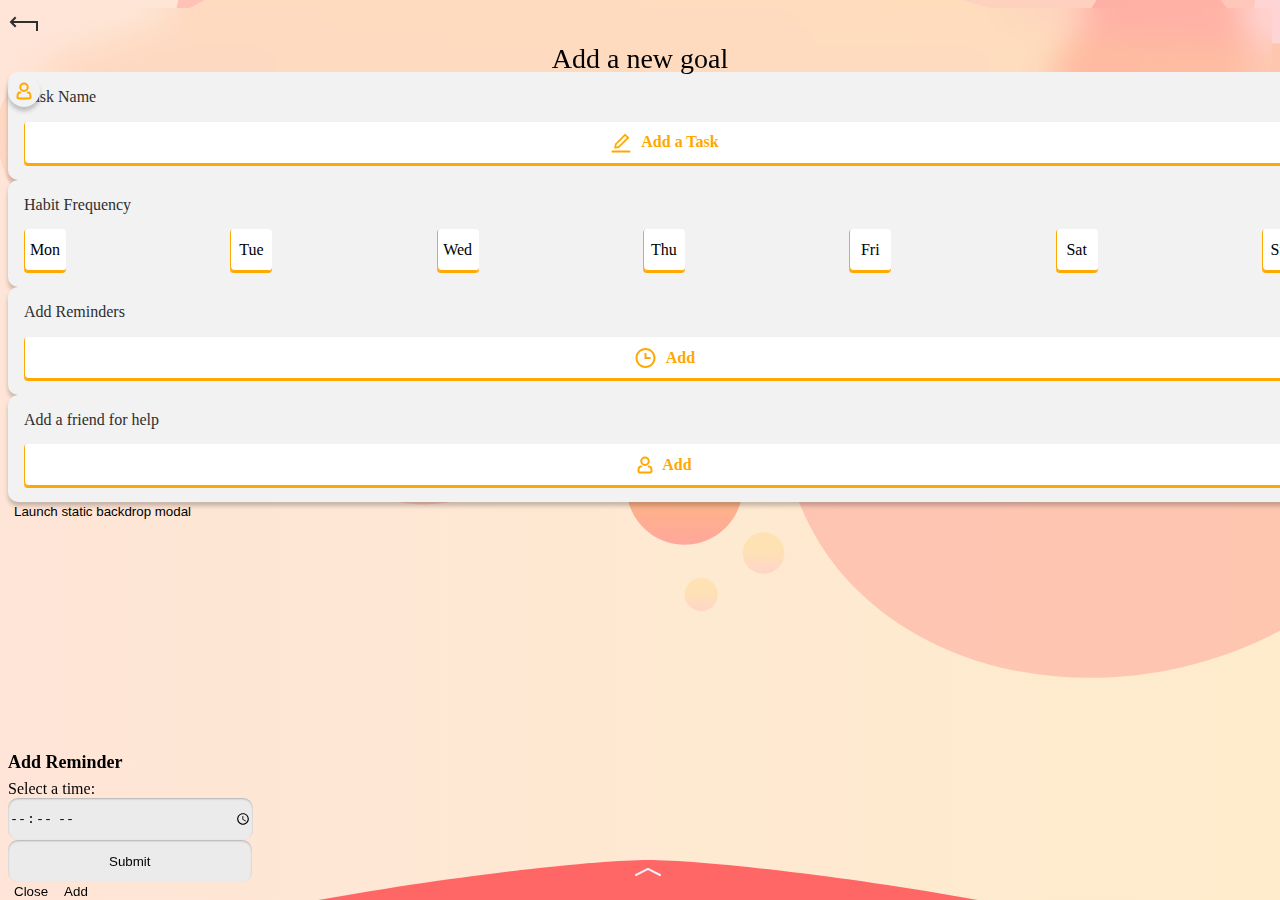
<file: new-task.html>
<!doctype html>
<html lang="en">
  <head>
    <meta charset="utf-8">
    <meta name="viewport" content="width=device-width, initial-scale=1">
    <title>Add a new goal</title>
    <link href="https://cdn.jsdelivr.net/npm/bootstrap@5.2.2/dist/css/bootstrap.min.css" rel="stylesheet" integrity="sha384-Zenh87qX5JnK2Jl0vWa8Ck2rdkQ2Bzep5IDxbcnCeuOxjzrPF/et3URy9Bv1WTRi" crossorigin="anonymous">
    <link href="css/index.css" rel="stylesheet" type="text/css">

</head>


  <body style="background-image: url(images/background.svg); background-repeat: no-repeat; background-size: cover;">
<path xmlns="http://www.w3.org/2000/svg" d="M187.5 0C158.5 0 26.0656 16.9354 0 40.4132V41H375V40.4132C348.934 16.9354 216.5 0 187.5 0Z" fill="#FF6767"/>
<!--top navigation-->
    <header class="d-flex align-items-center justify-content-center justify-content-between py-3 mb-4 col-12">
        <a href="index.html" class="d-flex justify-content-start row-cols-md-2 mb-2 mb-md-0 px-2">
            <div>
            <img src="images/icon-backarrow.svg">
        </div>
        </a>
        <div class="d-flex justify-content-center align-items-center  mb-2 mb-md-0 px-2">
          <p class="pageTitle">Add a new goal</p>
        </div>
        <a href="" class="d-flex justify-content-end  mb-2 mb-md-0 px-2">
            <div class="icon-button">
            <img src="images/icon-person.svg">
        </div>
        </a>
      </header>
 <!--top navigation-->



<!--CARDS-->

<div class="d-flex container-fluid justify-content-center align-items-center row m-auto"><!--CARD CONTAINER START-->




<!--TASK NAME-->
<div class="card-container px-3 my-2" style="width: 100vw;">
    <!--CARD TITLE-->
      <div class="col-md-4">
        <p class="card-title">Task Name</p>
      </div>
      <!--CARD TITLE-->

      <!--ADD A TASK BUTTON-->
      <div class="col-md-6">
        <button class="button-contained">
            <img src="images/icon-task-pencil.svg">
          <h5 class="text3-bold-yellow">Add a Task</h5>
        </button>
      </div>
  </div>
<!--ADD A TASK BUTTON-->
<!--TASK NAME-->

<!--DAY SELECTION-->
<div class="card-container px-3 my-2" style="width: 100vw;">
    <!--CARD TITLE-->
      <div class="col-md-4">
        <p class="card-title">Habit Frequency</p>
      </div>
      <!--CARD TITLE-->

      <!--DAY TOGGLES-->
      <div class="d-flex day-style">
        
       <ul>
        <li>
        <input type="checkbox" id="mon" name="mon" value="mon">
        <label for="mon">Mon</label>
      </li>

      <li>
        <input type="checkbox" id="tue" name="tue" value="tue">
        <label for="tue">Tue</label>
      </li>

      <li>
        <input type="checkbox" id="wed" name="wed" value="wed">
        <label for="wed">Wed</label>
      </li>

      <li>
        <input type="checkbox" id="thu" name="thu" value="thu">
        <label for="thu">Thu</label>
      </li>

      <li>
        <input type="checkbox" id="fri" name="fri" value="fri">
        <label for="fri">Fri</label>
      </li>

      <li>
        <input type="checkbox" id="sat" name="sat" value="sat">
        <label for="sat">Sat</label>
      </li>

      <li>
        <input type="checkbox" id="sun" name="sun" value="sun">
        <label for="sun">Sun</label>
      </li>

        </ul>
      </div>
  </div>
<!--DAY TOGGLES-->
<!--DAY SELECTION-->

<!--ADD REMINDERS-->
<div class="card-container px-3 my-2" style="width: 100vw;">
  <!--CARD TITLE-->
    <div class="col-md-4">
      <p class="card-title">Add Reminders</p>
    </div>
    <!--CARD TITLE-->

    <!--ADD A REMINDER BUTTON-->
    <div class="col-md-6">
      <button class="button-contained">
          <img src="images/icon-reminder.svg">
        <h5 class="text3-bold-yellow">Add</h5>
      </button>
    </div>
    <!--ADD A REMINDER BUTTON-->
</div>

<!--ADD REMINDERS-->

<!--ADD A FRIEND FOR HELP-->
<div class="card-container px-3 my-2" style="width: 100vw;">
  <!--CARD TITLE-->
    <div class="col-md-4">
      <p class="card-title">Add a friend for help</p>
    </div>
    <!--CARD TITLE-->

    <!--ADD A FRIEND BUTTON-->
    <div class="col-md-6">
      <button class="button-contained">
          <img src="images/icon-person.svg">
        <h5 class="text3-bold-yellow">Add</h5>
      </button>
    </div>
    <!--ADD A FRIEND BUTTON-->
</div>

<!--ADD A FRIEND FOR HELP-->


</div><!--CARD CONTAINER END-->

<!--CARDS-->

<!--BOTTOM NAV-->
<div class="nav-bottom-swipe">
  <div class="bottom-content">
  <img src="images/icon-chevron-up.svg">
          <h6>Send it!</h6>
        </div>
</div>
<!--BOTTOM NAV-->



<!-- Button trigger modal -->
<button type="button" class="btn btn-primary" data-bs-toggle="modal" data-bs-target="#staticBackdrop">
  Launch static backdrop modal
</button>

<!-- Modal -->
<div class="modal fade time-picker" id="staticBackdrop" style="bottom: 0;" data-bs-backdrop="static" data-bs-keyboard="false" tabindex="-1" aria-labelledby="staticBackdropLabel" aria-hidden="true">
  <div class="modal-dialog modal-dialog-centered">
    <div class="modal-content">
      <div class="modal-header d-flex justify-content-center align-items-center">
        <h1 class="text1 fs-5" id="staticBackdropLabel">Add Reminder</h1>
      </div>
      <div class="modal-body">
       <!--TIME PICKER-->
<div class="timepicker">
  <form action="/action_page.php">
    <label for="appt">Select a time:</label>
    <input type="time" id="appt" name="appt">
    <input type="submit" value="Submit">
  </form>
  </div>
  <!--TIME PICKER-->
      </div>
      <div class="modal-footer d-flex col-12 justify-content-between">
        <button type="button" class="btn btn-secondary d-flex col-5 justify-content-center align-items-center" data-bs-dismiss="modal">Close</button>
        <button type="button" class="btn btn-primary d-flex col-5 justify-content-center align-items-center">Add</button>
      </div>
    </div>
  </div>
</div>


    <script src="https://cdn.jsdelivr.net/npm/bootstrap@5.2.2/dist/js/bootstrap.bundle.min.js" integrity="sha384-OERcA2EqjJCMA+/3y+gxIOqMEjwtxJY7qPCqsdltbNJuaOe923+mo//f6V8Qbsw3" crossorigin="anonymous"></script>
  </body>
</html>
</file>
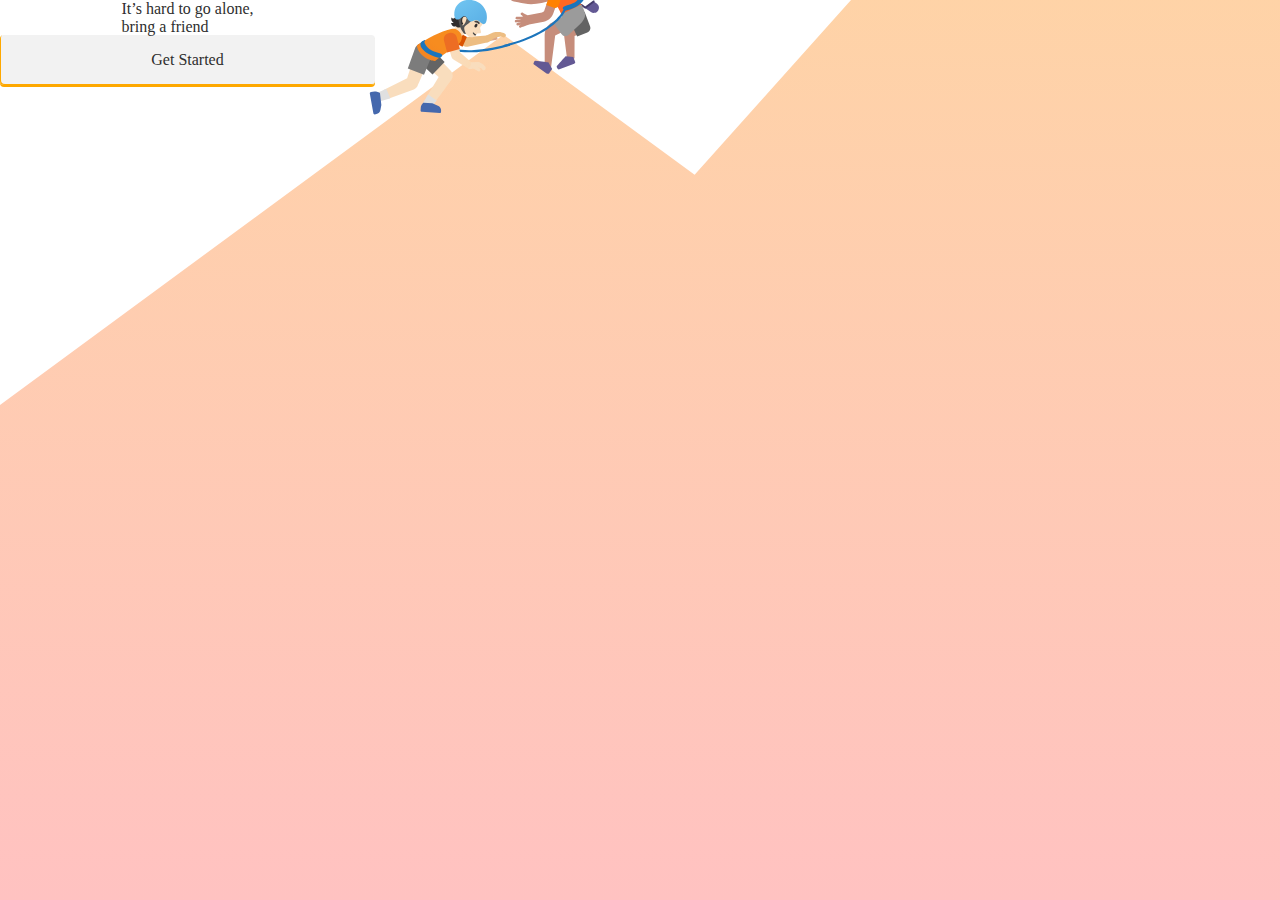
<file: onbording-1.html>
<!doctype html>
<html lang="en">
  <head>
    <meta charset="utf-8">
    <meta name="viewport" content="width=device-width, initial-scale=1">
    <title>Bootstrap demo</title>
    <link href="https://cdn.jsdelivr.net/npm/bootstrap@5.2.2/dist/css/bootstrap.min.css" rel="stylesheet" integrity="sha384-Zenh87qX5JnK2Jl0vWa8Ck2rdkQ2Bzep5IDxbcnCeuOxjzrPF/et3URy9Bv1WTRi" crossorigin="anonymous">
    <link href="css/index.css" rel="stylesheet" type="text/css">

</head>


  <body style="margin: 0; padding: 0;">

    <div class="d-flex align-items-center justify-content-center col-12 phone-frame row"><!--PAGE CONTAINER-->


<div>
        <p class="text3 text-dark">It’s hard to go alone,<br>bring a friend</p> 
    </div>
<!--GET STARTED BUTTON-->
    <a href="" class="d-flex justify-content-center col-12 mb-2 mb-md-0 px-2">
        <div class="button-pop">
        <p class="text3 text-dark">Get Started</p> 
    </div>
    </a>



    
<!--GET STARTED BUTTON-->
<div class="onboarding-image">
<img src="images/background-onboarding1.svg" class="onboarding-image onboarding-image-pos-1">
</div>


</div><!--PAGE CONTAINER-->
    <script src="https://cdn.jsdelivr.net/npm/bootstrap@5.2.2/dist/js/bootstrap.bundle.min.js" integrity="sha384-OERcA2EqjJCMA+/3y+gxIOqMEjwtxJY7qPCqsdltbNJuaOe923+mo//f6V8Qbsw3" crossorigin="anonymous"></script>
  </body>
</html>
</file>
<file: css/index.css>
header{
  backdrop-filter: blur(15px);
  height: 64px;
}

.pageTitle {
    font-family: 'SF Pro Display';
font-style: normal;
font-weight: 400;
font-size: 27.9895px;
line-height: 110%;
text-decoration: none;
position: relative;
display: flex;
justify-self: center;
align-self: center;
padding: 0;
margin: 0;
  }

input{
  height: 42px;
box-shadow: inset 0px 1px 2px rgba(0, 0, 0, 0.25);
background: #EBEBEB;
border-radius: 10px;
border: none;
width: 100%;

}

/*BUTTON STYLES*/
.icon-button{
    width: 32px;
    height: 32px;
    background-color: #F2F2F2;
    border-radius: 100px;
    box-shadow: 0px 4px 4px rgba(35, 35, 36, 0.25);
  display: flex;
  align-items: center;
  justify-content: center;
  text-align: center;
  cursor: pointer;
  position: relative;
  
  }

.nav-bottom-swipe{
  
  position: fixed;
  bottom: 0;
  background-image: url(/images/nav-bottom-swipe.svg);
  background-repeat: none;
  width: 100vw;
  background-size: cover;
  height: 40px;
}

.time-picker{
  
  position: fixed;
  bottom: 0;

}


.bottom-content{
  position:relative;
  display:flex;
  flex-direction: column;
  justify-content: center;
  align-items: center;
  color: white;
  padding-top:8px;
  
}

.fab{
    width: 48px;
    height: 48px;
    background-color: #FF6767;
    border-radius: 100px;
    box-shadow: 0px 4px 4px rgba(35, 35, 36, 0.25);
  display: flex;
  align-items: center;
  justify-content: center;
  text-align: center;
  cursor: pointer;
  position: fixed;
  bottom: 0;
  right: 0;
  margin: 80px 24px;
}


.button-pop{
  box-shadow: 0px 2px 0px #FEA800, inset 1px -1px 0px #FEA800;
border-radius: 4px;
text-decoration: none;
padding: 16px;
background-color: #F2F2F2;
}

.button-contained{
  box-shadow: 0px 2px 0px #FEA800, inset 1px -1px 0px #FEA800;
  border-radius: 4px;
  text-decoration: none;
  background-color: #FFFFFF;
  height: 42px;
  display: flex;
  flex-direction: row;
  justify-content: center;
  align-items: center;
  margin-top: 16px;
  width: 100%;
  border: none;
}



.button-contained:active {

  box-shadow: inset 0px 4px 4px rgba(0, 0, 0, 0.25);
  border-radius: 4px;
  text-decoration: none;
  background: #FEA800;
  height: 42px;
  display: flex;
  flex-direction: row;
  justify-content: center;
  align-items: center;
  margin-top: 16px;
  width: 100%;
  border: none;
}

.reminderCard {
  box-shadow: inset 0px 4px 4px rgba(0, 0, 0, 0.25);
  border-radius: 4px;
  text-decoration: none;
  background: #FEA800;
  height: 42px;
  display: flex;
  flex-direction: row;
  justify-content: center;
  align-items: center;
  margin-top: 16px;
  width: 100%;
  border: none;
}

.button-contained img{
  padding-right: 8px;
}

button{
  border: none;
  background-color: transparent;
}

.button-toimage{
  box-shadow: inset 0px 4px 4px rgba(0, 0, 0, 0.25);
  border-radius: 4px;
  text-decoration: none;
  background-image: url(/images/img-placeholder-ripped.png);
  background-size: cover;
  background-position: center;
  height: 256px;
  display: flex;
  flex-direction: row;
  justify-content: end;
  align-items: flex-start;
  margin-top: 16px;
  padding-top: 8px;
  width: 100%;
  border: none;
}


.button-partner{
  box-shadow: 0px 2px 0px #FEA800, inset 1px -1px 0px #FEA800;
  border-radius: 4px;
  height: fit-content;
  text-decoration: none;
  background-color: #FFFFFF;
  display: flex;
  flex-direction: row;
  justify-content: center;
  align-items: center;
  margin-top: 16px;
  padding: 16px;
  
}

/*BUTTON STYLES*/

/*TASK CARD STYLES*/
.card-container{
    box-shadow: 0px 4px 4px rgba(35, 35, 36, 0.25);
    border-radius: 10px;
    border: none;
    background-color: #F2F2F2;
    display: flex;
    flex-direction: column;
    justify-content: space-between;
    padding: 16px;
}

.day-container{
  box-shadow: 0px 4px 4px rgba(35, 35, 36, 0.25);
  border-radius: 600px;
  border: none;
  background-color: #F2F2F2;
  display: flex;
  flex-direction: column;
  margin: auto;
  padding: 16px;
  width: 220px;
  height: 220px;
}

.dayof{
  position: relative;
  justify-self: center;
  align-self: center;
border-radius: 500px;
border: 3px solid #FF6767;
padding: 16px;
height: 90px;
width:90px;


}

.task-time{
display: flex;
flex-direction: row;
justify-content: center;
align-items: center;
padding: 16px;
width: 83px;
height: 44px;
color: #F2F2F2;
font-family: 'SF Pro Display';
font-style: normal;
font-weight: 300;
font-size: 12px;
line-height: 100%;

background: #FF6767;
border-radius: 11px;
}

.task-name{
    font-family: 'SF Pro Display';
    font-style: normal;
    font-weight: 700;
    font-size: 16px;
    line-height: 102.5%;
}

.task-streak{
font-family: 'SF Pro Display';
font-style: normal;
font-weight: 500;
font-size: 12px;
line-height: 102.5%;
text-decoration: none;
color: #FDA758;
position: relative;
display: flex;
justify-self: center;
align-self: center;
padding: 0;
margin: 0;
}

.completeTaskCamera{
    width: 42px;
    height: 42px;
    background-color: #F8F2E6;
    border-radius: 100px;
  display: flex;
  align-items: center;
  justify-content: center;
  text-align: center;
  cursor: pointer;
  position: relative;
}





/*TASK CARD STYLES*/


/*TEXT STYLES*/

.text1{
  font-family: 'SF Pro Display';
font-style: normal;
font-weight: 800;
font-size: 18px;
line-height: 200%;
text-decoration: none;

padding: 0;
margin: 0;
}

.text3{
font-family: 'Open Sans';
font-style: normal;
font-weight: 400;
font-size: 16px;
line-height: 110%;
text-decoration: none;
position: relative;
display: flex;
justify-self: center;
align-self: center;
padding: 0;
margin: 0;
}

.text2{
  font-family: 'SF Pro Display';
font-style: normal;
font-weight: 400;
font-size: 27.9895px;
line-height: 110%;
}

.text2bold{
  font-family: 'SF Pro Display';
font-style: normal;
font-weight: 700;
font-size: 27.9895px;
line-height: 110%;
margin: 0;
color: #FF6767;
}

.date-time{
  color: #FEA800;
  font-weight: 300;
}

.text3-bold-yellow{
  font-family: 'SF Pro Display';
font-style: normal;
font-weight: 700;
font-size: 16px;
line-height: 102.5%;
color: #FEA800;
margin: 0;
padding: 0;
}

.text4{
font-weight: 560;
padding: 0;
margin: 0;
}

h1{
  font-family: 'SF Pro Display';
font-style: normal;
font-weight: 700;
font-size: 36px;
line-height: 43px;
}

a{
  text-decoration: none;
}

.text-dark{
  color: #2e2e2e;
}

.card-title{
  font-family: 'Open Sans';
font-style: normal;
font-weight: 400;
font-size: 16px;
line-height: 110%;
color: #2E2E2E;
margin:0;
}

/*TEXT STYLES*/


/*POSITIONING*/
.bottom-center{
  position: absolute;
  cursor: pointer;
  bottom: 0;
  margin: 0px 0px;
}

.phone-frame{
  height: 812px;
  width: 375px;
  padding: 0;
  margin: 0;
}

.onboarding-image{
  display: flex;
  z-index: -50;
  position: absolute;
  justify-content: center;
  align-items: center;
  width: 100vw;
  padding: 0;
  margin: 0;
  bottom: 0;
}

.onboarding-image img{
  width: 100%;
  padding: 0;
  margin: 0;
}




/*POSITIONING*/



/*TOGGLE SWITCH*/
.switch {
	position: relative;
	display: block;
	vertical-align: center;
	width: 64px;
	height: 30px;
	padding: 3px;
	margin:0;
	background: linear-gradient(to bottom, #eeeeee, #FFFFFF 25px);
	background-image: -webkit-linear-gradient(top, #eeeeee, #FFFFFF 25px);
	border-radius: 18px;
	box-shadow: inset 0 -1px white, inset 0 1px 1px rgba(0, 0, 0, 0.05);
	cursor: pointer;
	box-sizing:content-box;
}
.switch-input {
	position: absolute;
	top: 0;
	left: 0;
	opacity: 0;
	box-sizing:content-box;
}
.switch-label {
	position: relative;
	display: block;
	height: inherit;
	font-size: 10px;
	background: #f3e4e4;
	border-radius: inherit;
	box-shadow: inset 0 1px 2px rgba(0, 0, 0, 0.12), inset 0 0 2px rgba(0, 0, 0, 0.15);
	box-sizing:content-box;
  
}
.switch-label:before, .switch-label:after {
	position: absolute;
	top: 50%;
	margin-top: -.5em;
	line-height: 1;
	-webkit-transition: inherit;
	-moz-transition: inherit;
	-o-transition: inherit;
	transition: inherit;
	box-sizing:content-box;
}
.switch-label:before {
	content: attr(data-off);
	right: 11px;
	color: #FF6767;
  font-weight: 400;
	text-shadow: 0 1px rgba(255, 255, 255, 0.5);
}
.switch-label:after {
	content: attr(data-on);
	left: 11px;
	color: #FDA758;
  font-weight: 400;
	text-shadow: 0 1px rgba(0, 0, 0, 0.2);
	opacity: 0;
}
.switch-input:checked ~ .switch-label {
	background: #f5e3d4;
	box-shadow: inset 0 1px 2px rgba(0, 0, 0, 0.15), inset 0 0 3px rgba(0, 0, 0, 0.2);
}
.switch-input:checked ~ .switch-label:before {
	opacity: 0;
}
.switch-input:checked ~ .switch-label:after {
	opacity: 1;
}
.switch-handle {
	position: absolute;
	top: 4px;
	left: 4px;
	width: 28px;
	height: 28px;
	background: linear-gradient(to bottom, #FFFFFF 40%, #f0f0f0);
	background-image: -webkit-linear-gradient(top, #FFFFFF 40%, #f0f0f0);
	border-radius: 100%;
	box-shadow: 1px 1px 5px rgba(0, 0, 0, 0.2);
}
.switch-handle:before {
	content: "";
	position: absolute;
	top: 50%;
	left: 50%;
	margin: -6px 0 0 -6px;
	width: 12px;
	height: 12px;
	background: linear-gradient(to bottom, #eeeeee, #FFFFFF);
	background-image: -webkit-linear-gradient(top, #eeeeee, #FFFFFF);
	border-radius: 6px;
	box-shadow: inset 0 1px rgba(0, 0, 0, 0.02);
}
.switch-input:checked ~ .switch-handle {
	left: 38px;
	box-shadow: -1px 1px 5px rgba(0, 0, 0, 0.2);
}
 
/* Transition
========================== */
.switch-label, .switch-handle {
	transition: All 0.3s ease;
	-webkit-transition: All 0.3s ease;
	-moz-transition: All 0.3s ease;
	-o-transition: All 0.3s ease;
}



/*TOGGLE SWITCH*/


/*TOGGLE DAYS OF THE WEEK*/

.day-style{
  padding-top:16px;
}

ul {
  padding: 0;
  margin: 0;
  clear: both;
  display: flex;
  flex-direction: row;
  justify-content: space-between;
  width: 100%;
}

li{
  list-style-type: none;
  list-style-position: outside;

  width: 42px;
  height: 42px;
 
}

input[type="checkbox"]:not(:checked), 
input[type="checkbox"]:checked {
  position: absolute;
  left: -9999%;
}

input[type="checkbox"] + label {
  display: flex;
  justify-content: center;
  align-items: center;
  
  cursor: pointer;
  border: none;
  color: black;
  background-color: white;
  width: 42px;
  height: 42px;
  background: #FFFFFF;
  /* ButtonPop */
  
  box-shadow: 0px 2px 0px #FEA800, inset 1px -1px 0px #FEA800;
  border-radius: 4px;

  
}

input[type="checkbox"]:checked + label {
  border: none;
  color: white;

  background: #FEA800;
  /* SelectedButton */
  
  box-shadow: inset 0px 4px 4px rgba(0, 0, 0, 0.25);
  border-radius: 4px;
}

/*TOGGLE DAYS OF THE WEEK*/


.redb{
  background-color: red;
}

.honour{

}

.honour-selected{
  
}
</file>
